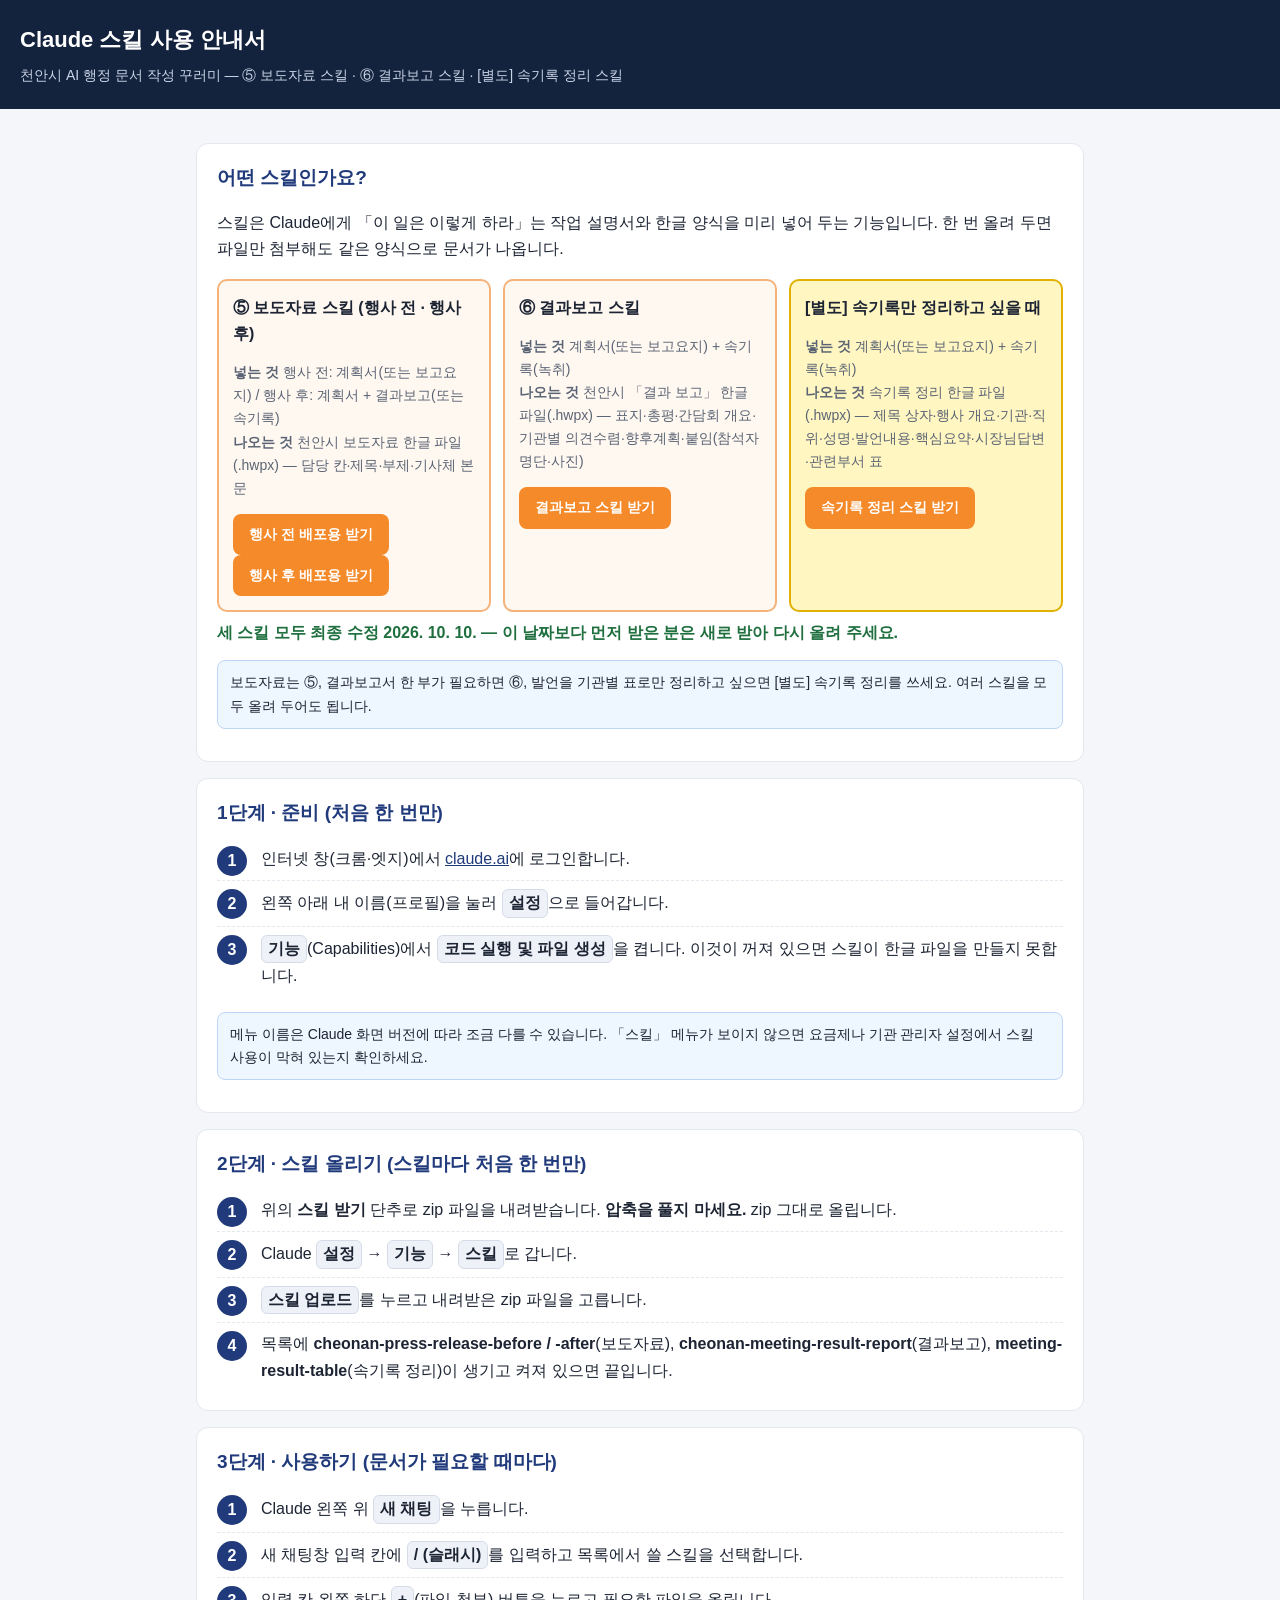
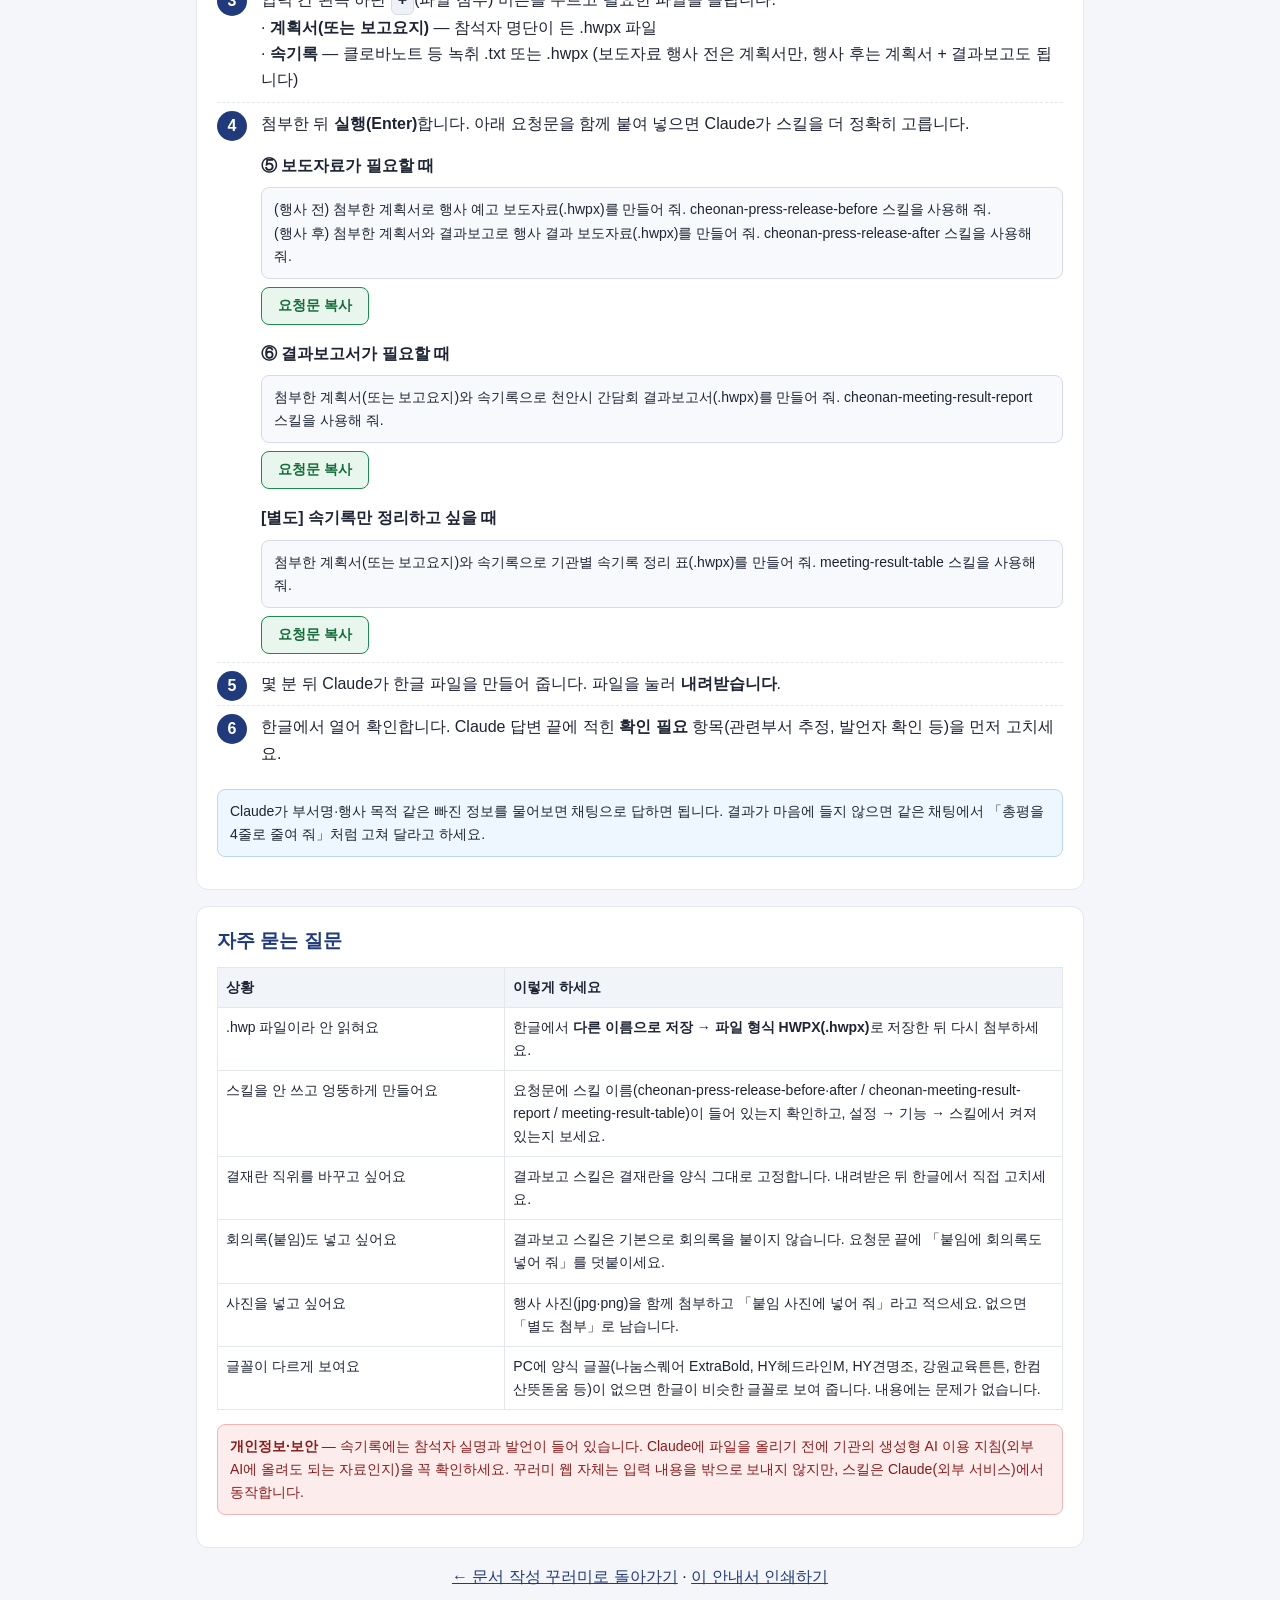
<file: docs/skill-guide.html>
<!doctype html>
<html lang="ko">
<head>
<meta charset="utf-8">
<meta name="viewport" content="width=device-width, initial-scale=1">
<title>Claude 스킬 사용 안내서</title>
<link rel="icon" type="image/svg+xml" href="favicon.svg">
<style>
  :root { --navy: #14233d; --navy2: #203a7b; --orange: #f58a2a; --yellow: #fff6c2; --line: #e3e7ee; --muted: #5b6474; }
  * { box-sizing: border-box; }
  body { margin: 0; background: #f4f6f9; color: #1d2433; font-family: 'Malgun Gothic', '맑은 고딕', sans-serif; line-height: 1.65; }
  header { background: var(--navy); color: #fff; padding: 22px 20px; }
  header h1 { margin: 0; font-size: 22px; }
  header p { margin: 6px 0 0; color: #c9d3e6; font-size: 14px; }
  main { max-width: 920px; margin: 0 auto; padding: 18px 16px 60px; }
  section { background: #fff; border: 1px solid var(--line); border-radius: 12px; padding: 18px 20px; margin: 16px 0; }
  h2 { margin: 0 0 10px; font-size: 19px; color: var(--navy2); }
  h3 { margin: 16px 0 6px; font-size: 16px; }
  .cards { display: grid; grid-template-columns: repeat(auto-fit, minmax(260px, 1fr)); gap: 12px; }
  .card { border: 2px solid var(--line); border-radius: 10px; padding: 14px; }
  .card.a { border-color: #f5b37a; background: #fff8f1; }
  .card.b { border-color: #e0b100; background: var(--yellow); }
  .card h3 { margin-top: 0; }
  .io { font-size: 14px; color: var(--muted); }
  .btn { display: inline-block; padding: 9px 16px; border-radius: 8px; font-weight: 700; text-decoration: none; border: 0; cursor: pointer; font-size: 14px; font-family: inherit; }
  .btn.down { background: var(--orange); color: #fff; }
  .btn.copy { background: #e8f6ee; color: #146b39; border: 1px solid #1f8a4c; }
  ol.steps { counter-reset: s; list-style: none; padding: 0; margin: 0; }
  ol.steps > li { counter-increment: s; position: relative; padding: 8px 0 8px 44px; border-bottom: 1px dashed var(--line); }
  ol.steps > li:last-child { border-bottom: 0; }
  ol.steps > li::before { content: counter(s); position: absolute; left: 0; top: 8px; width: 30px; height: 30px; border-radius: 50%; background: var(--navy2); color: #fff; font-weight: 700; display: grid; place-items: center; }
  .menu { display: inline-block; background: #eef2f8; border: 1px solid #d5dce8; border-radius: 6px; padding: 0 6px; font-weight: 700; }
  .prompt { background: #f7f9fc; border: 1px solid #d5dce8; border-radius: 8px; padding: 10px 12px; margin: 8px 0; white-space: pre-wrap; font-size: 14px; }
  .note { background: #fdecec; border: 1px solid #f3b4b4; color: #8a1c1c; border-radius: 8px; padding: 10px 12px; font-size: 14px; }
  .tip { background: #eef6ff; border: 1px solid #bcd7f5; border-radius: 8px; padding: 10px 12px; font-size: 14px; }
  table { border-collapse: collapse; width: 100%; font-size: 14px; }
  th, td { border: 1px solid var(--line); padding: 8px; text-align: left; vertical-align: top; }
  th { background: #f1f4f9; }
  .ok { color: #1f8a4c; font-weight: 700; margin-left: 8px; font-size: 13px; }
  a { color: var(--navy2); }
  @media print { header { background: #fff; color: #000; } .btn { display: none; } section { break-inside: avoid; } }
</style>
</head>
<body>
<header>
  <h1>Claude 스킬 사용 안내서</h1>
  <p>천안시 AI 행정 문서 작성 꾸러미 — ⑤ 보도자료 스킬 · ⑥ 결과보고 스킬 · [별도] 속기록 정리 스킬</p>
</header>
<main>

<section>
  <h2>어떤 스킬인가요?</h2>
  <p>스킬은 Claude에게 「이 일은 이렇게 하라」는 작업 설명서와 한글 양식을 미리 넣어 두는 기능입니다. 한 번 올려 두면 파일만 첨부해도 같은 양식으로 문서가 나옵니다.</p>
  <div class="cards">
    <div class="card a">
      <h3>⑤ 보도자료 스킬 (행사 전 · 행사 후)</h3>
      <p class="io"><b>넣는 것</b> 행사 전: 계획서(또는 보고요지) / 행사 후: 계획서 + 결과보고(또는 속기록)<br><b>나오는 것</b> 천안시 보도자료 한글 파일(.hwpx) — 담당 칸·제목·부제·기사체 본문</p>
      <a class="btn down" href="skills/cheonan-press-release-before.zip" download="보도자료 행사 전 배포 스킬(cheonan-press-release-before).zip">행사 전 배포용 받기</a>
      <a class="btn down" href="skills/cheonan-press-release-after.zip" download="보도자료 행사 후 배포 스킬(cheonan-press-release-after).zip">행사 후 배포용 받기</a>
    </div>
    <div class="card a">
      <h3>⑥ 결과보고 스킬</h3>
      <p class="io"><b>넣는 것</b> 계획서(또는 보고요지) + 속기록(녹취)<br><b>나오는 것</b> 천안시 「결과 보고」 한글 파일(.hwpx) — 표지·총평·간담회 개요·기관별 의견수렴·향후계획·붙임(참석자 명단·사진)</p>
      <a class="btn down" href="skills/cheonan-meeting-result-report.zip" download="결과보고 스킬(cheonan-meeting-result-report).zip">결과보고 스킬 받기</a>
    </div>
    <div class="card b">
      <h3>[별도] 속기록만 정리하고 싶을 때</h3>
      <p class="io"><b>넣는 것</b> 계획서(또는 보고요지) + 속기록(녹취)<br><b>나오는 것</b> 속기록 정리 한글 파일(.hwpx) — 제목 상자·행사 개요·기관·직위·성명·발언내용·핵심요약·시장님답변·관련부서 표</p>
      <a class="btn down" href="skills/meeting-result-table.zip" download="속기록 정리 스킬(meeting-result-table).zip">속기록 정리 스킬 받기</a>
    </div>
  </div>
  <p class="small" style="color:#1f6f3f;font-weight:700;margin:8px 0 0">세 스킬 모두 최종 수정 2026. 10. 10. — 이 날짜보다 먼저 받은 분은 새로 받아 다시 올려 주세요.</p>
  <p class="tip">보도자료는 ⑤, 결과보고서 한 부가 필요하면 ⑥, 발언을 기관별 표로만 정리하고 싶으면 [별도] 속기록 정리를 쓰세요. 여러 스킬을 모두 올려 두어도 됩니다.</p>
</section>

<section>
  <h2>1단계 · 준비 (처음 한 번만)</h2>
  <ol class="steps">
    <li>인터넷 창(크롬·엣지)에서 <a href="https://claude.ai" target="_blank" rel="noopener">claude.ai</a>에 로그인합니다.</li>
    <li>왼쪽 아래 내 이름(프로필)을 눌러 <span class="menu">설정</span>으로 들어갑니다.</li>
    <li><span class="menu">기능</span>(Capabilities)에서 <span class="menu">코드 실행 및 파일 생성</span>을 켭니다. 이것이 꺼져 있으면 스킬이 한글 파일을 만들지 못합니다.</li>
  </ol>
  <p class="tip">메뉴 이름은 Claude 화면 버전에 따라 조금 다를 수 있습니다. 「스킬」 메뉴가 보이지 않으면 요금제나 기관 관리자 설정에서 스킬 사용이 막혀 있는지 확인하세요.</p>
</section>

<section>
  <h2>2단계 · 스킬 올리기 (스킬마다 처음 한 번만)</h2>
  <ol class="steps">
    <li>위의 <b>스킬 받기</b> 단추로 zip 파일을 내려받습니다. <b>압축을 풀지 마세요.</b> zip 그대로 올립니다.</li>
    <li>Claude <span class="menu">설정</span> → <span class="menu">기능</span> → <span class="menu">스킬</span>로 갑니다.</li>
    <li><span class="menu">스킬 업로드</span>를 누르고 내려받은 zip 파일을 고릅니다.</li>
    <li>목록에 <b>cheonan-press-release-before / -after</b>(보도자료), <b>cheonan-meeting-result-report</b>(결과보고), <b>meeting-result-table</b>(속기록 정리)이 생기고 켜져 있으면 끝입니다.</li>
  </ol>
</section>

<section>
  <h2>3단계 · 사용하기 (문서가 필요할 때마다)</h2>
  <ol class="steps">
    <li>Claude 왼쪽 위 <span class="menu">새 채팅</span>을 누릅니다.</li>
    <li>새 채팅창 입력 칸에 <span class="menu">/ (슬래시)</span>를 입력하고 목록에서 쓸 스킬을 선택합니다.</li>
    <li>입력 칸 왼쪽 하단 <span class="menu">+</span>(파일 첨부) 버튼을 누르고 필요한 파일을 올립니다.
      <br>· <b>계획서(또는 보고요지)</b> — 참석자 명단이 든 .hwpx 파일
      <br>· <b>속기록</b> — 클로바노트 등 녹취 .txt 또는 .hwpx (보도자료 행사 전은 계획서만, 행사 후는 계획서 + 결과보고도 됩니다)</li>
    <li>첨부한 뒤 <b>실행(Enter)</b>합니다. 아래 요청문을 함께 붙여 넣으면 Claude가 스킬을 더 정확히 고릅니다.
      <h3>⑤ 보도자료가 필요할 때</h3>
      <div class="prompt" id="p0">(행사 전) 첨부한 계획서로 행사 예고 보도자료(.hwpx)를 만들어 줘. cheonan-press-release-before 스킬을 사용해 줘.
(행사 후) 첨부한 계획서와 결과보고로 행사 결과 보도자료(.hwpx)를 만들어 줘. cheonan-press-release-after 스킬을 사용해 줘.</div>
      <button class="btn copy" data-copy="p0">요청문 복사</button><span class="ok" hidden>복사했습니다</span>
      <h3>⑥ 결과보고서가 필요할 때</h3>
      <div class="prompt" id="p1">첨부한 계획서(또는 보고요지)와 속기록으로 천안시 간담회 결과보고서(.hwpx)를 만들어 줘. cheonan-meeting-result-report 스킬을 사용해 줘.</div>
      <button class="btn copy" data-copy="p1">요청문 복사</button><span class="ok" hidden>복사했습니다</span>
      <h3>[별도] 속기록만 정리하고 싶을 때</h3>
      <div class="prompt" id="p2">첨부한 계획서(또는 보고요지)와 속기록으로 기관별 속기록 정리 표(.hwpx)를 만들어 줘. meeting-result-table 스킬을 사용해 줘.</div>
      <button class="btn copy" data-copy="p2">요청문 복사</button><span class="ok" hidden>복사했습니다</span>
    </li>
    <li>몇 분 뒤 Claude가 한글 파일을 만들어 줍니다. 파일을 눌러 <b>내려받습니다</b>.</li>
    <li>한글에서 열어 확인합니다. Claude 답변 끝에 적힌 <b>확인 필요</b> 항목(관련부서 추정, 발언자 확인 등)을 먼저 고치세요.</li>
  </ol>
  <p class="tip">Claude가 부서명·행사 목적 같은 빠진 정보를 물어보면 채팅으로 답하면 됩니다. 결과가 마음에 들지 않으면 같은 채팅에서 「총평을 4줄로 줄여 줘」처럼 고쳐 달라고 하세요.</p>
</section>

<section>
  <h2>자주 묻는 질문</h2>
  <table>
    <tr><th style="width:34%">상황</th><th>이렇게 하세요</th></tr>
    <tr><td>.hwp 파일이라 안 읽혀요</td><td>한글에서 <b>다른 이름으로 저장 → 파일 형식 HWPX(.hwpx)</b>로 저장한 뒤 다시 첨부하세요.</td></tr>
    <tr><td>스킬을 안 쓰고 엉뚱하게 만들어요</td><td>요청문에 스킬 이름(cheonan-press-release-before·after / cheonan-meeting-result-report / meeting-result-table)이 들어 있는지 확인하고, 설정 → 기능 → 스킬에서 켜져 있는지 보세요.</td></tr>
    <tr><td>결재란 직위를 바꾸고 싶어요</td><td>결과보고 스킬은 결재란을 양식 그대로 고정합니다. 내려받은 뒤 한글에서 직접 고치세요.</td></tr>
    <tr><td>회의록(붙임)도 넣고 싶어요</td><td>결과보고 스킬은 기본으로 회의록을 붙이지 않습니다. 요청문 끝에 「붙임에 회의록도 넣어 줘」를 덧붙이세요.</td></tr>
    <tr><td>사진을 넣고 싶어요</td><td>행사 사진(jpg·png)을 함께 첨부하고 「붙임 사진에 넣어 줘」라고 적으세요. 없으면 「별도 첨부」로 남습니다.</td></tr>
    <tr><td>글꼴이 다르게 보여요</td><td>PC에 양식 글꼴(나눔스퀘어 ExtraBold, HY헤드라인M, HY견명조, 강원교육튼튼, 한컴산뜻돋움 등)이 없으면 한글이 비슷한 글꼴로 보여 줍니다. 내용에는 문제가 없습니다.</td></tr>
  </table>
  <p class="note"><b>개인정보·보안</b> — 속기록에는 참석자 실명과 발언이 들어 있습니다. Claude에 파일을 올리기 전에 기관의 생성형 AI 이용 지침(외부 AI에 올려도 되는 자료인지)을 꼭 확인하세요. 꾸러미 웹 자체는 입력 내용을 밖으로 보내지 않지만, 스킬은 Claude(외부 서비스)에서 동작합니다.</p>
</section>

<p style="text-align:center"><a href="./">← 문서 작성 꾸러미로 돌아가기</a> · <a href="#" onclick="window.print();return false">이 안내서 인쇄하기</a></p>
</main>
<script>
  document.querySelectorAll("[data-copy]").forEach(function (b) {
    b.addEventListener("click", function () {
      var t = document.getElementById(b.dataset.copy).textContent;
      var done = function () { var ok = b.nextElementSibling; ok.hidden = false; setTimeout(function () { ok.hidden = true; }, 1800); };
      if (navigator.clipboard) navigator.clipboard.writeText(t).then(done, function () { prompt("아래 글을 복사하세요", t); });
      else prompt("아래 글을 복사하세요", t);
    });
  });
</script>
</body>
</html>
</file>
